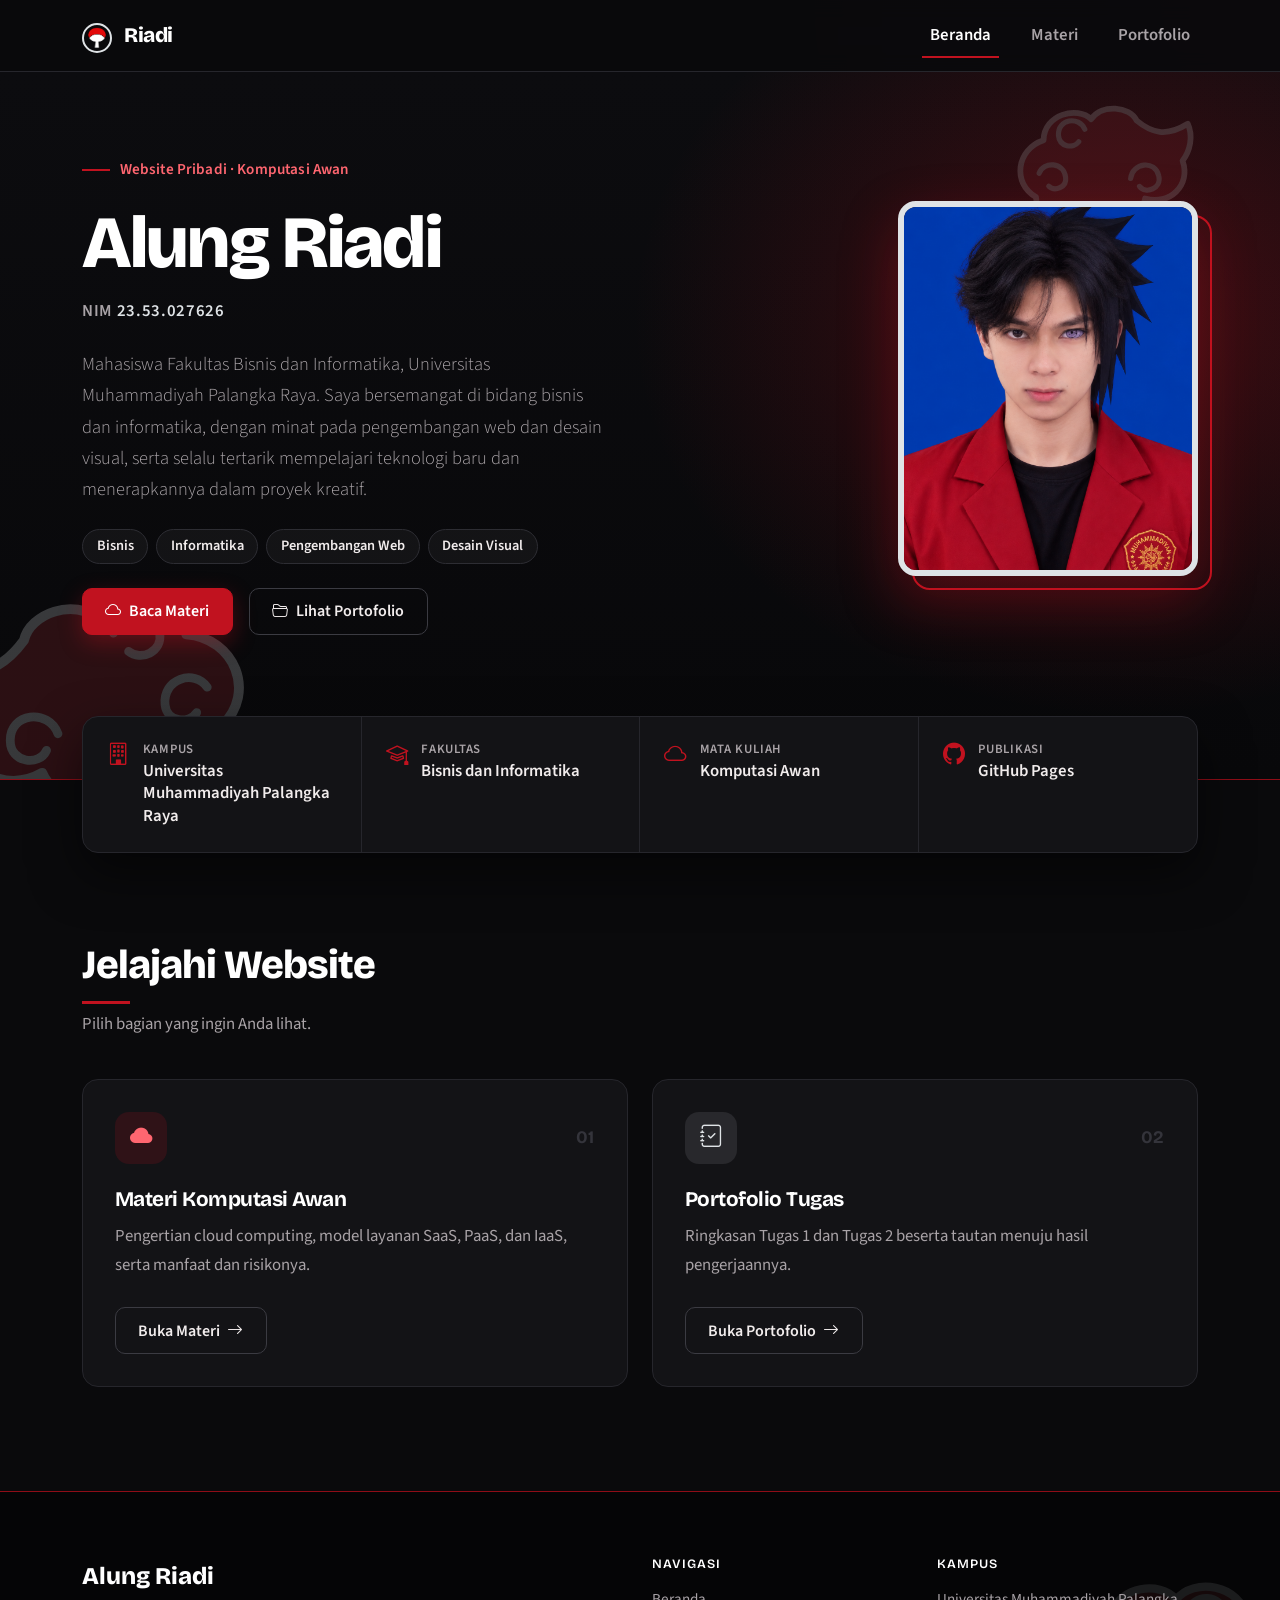
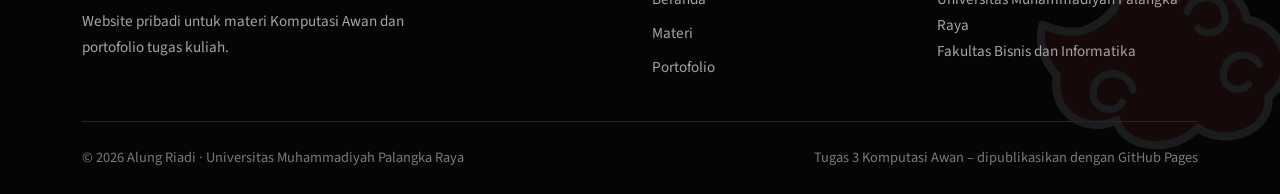
<file: index.html>
<!DOCTYPE html>
<html lang="id">
  <head>
    <meta charset="UTF-8" />
    <meta name="viewport" content="width=device-width, initial-scale=1.0" />
    <meta name="description" content="Website pribadi Alung Riadi, mahasiswa Universitas Muhammadiyah Palangka Raya: materi Komputasi Awan dan portofolio tugas." />
    <meta name="theme-color" content="#0a0a0c" />
    <title>Beranda - Alung Riadi</title>
    <link rel="preconnect" href="https://fonts.googleapis.com" />
    <link rel="preconnect" href="https://fonts.gstatic.com" crossorigin />
    <link href="https://fonts.googleapis.com/css2?family=Bricolage+Grotesque:opsz,wght@12..96,500;12..96,700;12..96,800&family=Source+Sans+3:wght@400;600&display=swap" rel="stylesheet" />
    <link
      href="https://cdn.jsdelivr.net/npm/bootstrap@5.3.8/dist/css/bootstrap.min.css"
      rel="stylesheet"
      integrity="sha384-sRIl4kxILFvY47J16cr9ZwB07vP4J8+LH7qKQnuqkuIAvNWLzeN8tE5YBujZqJLB"
      crossorigin="anonymous"
    />
    <link rel="stylesheet" href="https://cdn.jsdelivr.net/npm/bootstrap-icons@1.13.1/font/bootstrap-icons.min.css" />
    <link rel="stylesheet" href="assets/css/site.css" />
    <link rel="stylesheet" href="assets/css/Akatsuki.css" />
  </head>
  <body class="site">
    <!-- nav -->
    <nav class="navbar navbar-expand-lg navbar-site fixed-top">
      <div class="container">
        <a class="navbar-brand" href="index.html">
          <img src="assets/images/uciwa.png" alt="Logo" width="30" height="30" class="d-inline-block align-text-top corp-img rounded-circle" />
          Riadi
        </a>
        <button class="navbar-toggler" type="button" data-bs-toggle="collapse" data-bs-target="#navbarScroll" aria-controls="navbarScroll" aria-expanded="false" aria-label="Toggle navigation">
          <span class="navbar-toggler-icon"></span>
        </button>
        <div class="collapse navbar-collapse" id="navbarScroll">
          <ul class="navbar-nav ms-auto my-2 my-lg-0 gap-lg-4">
            <li class="nav-item"><a class="nav-link active" aria-current="page" href="index.html">Beranda</a></li>
            <li class="nav-item"><a class="nav-link" href="materi.html">Materi</a></li>
            <li class="nav-item"><a class="nav-link" href="portofolio.html">Portofolio</a></li>
          </ul>
        </div>
      </div>
    </nav>

    <!-- hero -->
    <header class="hero">
      <div class="container">
        <div class="row align-items-center g-5">
          <div class="col-md-5 col-lg-4 order-md-last text-center text-md-end">
            <span class="photo-wrap">
              <img src="assets/images/sasukealung.png" alt="Foto profil Alung Riadi" class="profile-photo" width="300" height="375" />
            </span>
          </div>
          <div class="col-md-7 col-lg-8">
            <p class="status mb-4">Website Pribadi &middot; Komputasi Awan</p>
            <h1 class="mb-3">Alung Riadi</h1>
            <p class="nim-line mb-4">NIM <span class="ph">23.53.027626</span></p>
            <p class="lead">
              Mahasiswa Fakultas Bisnis dan Informatika, Universitas Muhammadiyah Palangka Raya.
              Saya bersemangat di bidang bisnis dan informatika, dengan minat pada pengembangan web
              dan desain visual, serta selalu tertarik mempelajari teknologi baru dan menerapkannya
              dalam proyek kreatif.
            </p>
            <ul class="tag-list" aria-label="Bidang minat">
              <li>Bisnis</li>
              <li>Informatika</li>
              <li>Pengembangan Web</li>
              <li>Desain Visual</li>
            </ul>
            <div class="d-flex flex-wrap gap-3 mt-4">
               <a href="materi.html" class="btn btn-gold"><i class="bi bi-cloud me-2"></i>Baca Materi</a>
              <a href="portofolio.html" class="btn btn-outline-gold"><i class="bi bi-folder2-open me-2"></i>Lihat Portofolio</a>
            </div>
          </div>
        </div>
      </div>
    </header>

    <!-- ringkasan -->
    <section class="info-strip" aria-label="Ringkasan">
      <div class="container">
        <div class="info-card">
          <div class="row g-0">
            <div class="col-6 col-lg-3 info-item">
              <i class="bi bi-building"></i>
              <div><span class="info-label">Kampus</span><span class="info-value">Universitas Muhammadiyah Palangka Raya</span></div>
            </div>
            <div class="col-6 col-lg-3 info-item">
              <i class="bi bi-mortarboard"></i>
              <div><span class="info-label">Fakultas</span><span class="info-value">Bisnis dan Informatika</span></div>
            </div>
            <div class="col-6 col-lg-3 info-item">
              <i class="bi bi-cloud"></i>
              <div><span class="info-label">Mata Kuliah</span><span class="info-value">Komputasi Awan</span></div>
            </div>
            <div class="col-6 col-lg-3 info-item">
              <i class="bi bi-github"></i>
              <div><span class="info-label">Publikasi</span><span class="info-value">GitHub Pages</span></div>
            </div>
          </div>
        </div>
      </div>
    </section>

    <!-- jelajah -->
    <main class="section-pad">
      <div class="container">
        <div class="section-head">
          <h2 class="section-title">Jelajahi Website</h2>
          <p class="section-sub">Pilih bagian yang ingin Anda lihat.</p>
        </div>
        <div class="row g-4">
          <div class="col-md-6">
            <div class="card card-dark"><div class="card-body d-flex flex-column">
              <div class="card-top">
                <span class="icon-badge"><i class="bi bi-cloud-fill"></i></span>
                <span class="card-num">01</span>
              </div>
              <h3 class="card-title">Materi Komputasi Awan</h3>
              <p class="card-text">Pengertian cloud computing, model layanan SaaS, PaaS, dan IaaS, serta manfaat dan risikonya.</p>
              <a href="materi.html" class="btn btn-outline-gold mt-auto align-self-start">Buka Materi <i class="bi bi-arrow-right ms-1"></i></a>
            </div></div>
          </div>
          <div class="col-md-6">
            <div class="card card-dark"><div class="card-body d-flex flex-column">
              <div class="card-top">
                <span class="icon-badge"><i class="bi bi-journal-check"></i></span>
                <span class="card-num">02</span>
              </div>
              <h3 class="card-title">Portofolio Tugas</h3>
              <p class="card-text">Ringkasan Tugas 1 dan Tugas 2 beserta tautan menuju hasil pengerjaannya.</p>
              <a href="portofolio.html" class="btn btn-outline-gold mt-auto align-self-start">Buka Portofolio <i class="bi bi-arrow-right ms-1"></i></a>
            </div></div>
          </div>
        </div>
      </div>
    </main>

    <footer class="site-footer">
      <div class="container">
        <div class="row g-4 footer-top">
          <div class="col-lg-6">
            <a class="footer-brand" href="index.html">Alung Riadi</a>
            <p class="footer-desc">Website pribadi untuk materi Komputasi Awan dan portofolio tugas kuliah.</p>
          </div>
          <div class="col-6 col-lg-3">
            <h4 class="footer-heading">Navigasi</h4>
            <ul class="footer-links">
              <li><a href="index.html">Beranda</a></li>
              <li><a href="materi.html">Materi</a></li>
              <li><a href="portofolio.html">Portofolio</a></li>
            </ul>
          </div>
          <div class="col-6 col-lg-3">
            <h4 class="footer-heading">Kampus</h4>
            <p class="footer-desc mt-0 mb-0">Universitas Muhammadiyah Palangka Raya<br />Fakultas Bisnis dan Informatika</p>
          </div>
        </div>
        <div class="footer-bottom d-flex flex-column flex-md-row justify-content-between gap-2">
          <span>&copy; 2026 Alung Riadi &middot; Universitas Muhammadiyah Palangka Raya</span>
          <span>Tugas 3 Komputasi Awan &ndash; dipublikasikan dengan GitHub Pages</span>
        </div>
      </div>
    </footer>
    <script
      src="https://cdn.jsdelivr.net/npm/bootstrap@5.3.8/dist/js/bootstrap.bundle.min.js"
      integrity="sha384-FKyoEForCGlyvwx9Hj09JcYn3nv7wiPVlz7YYwJrWVcXK/BmnVDxM+D2scQbITxI"
      crossorigin="anonymous"
    ></script>
  </body>
</html>
</file>
<file: assets/css/site.css>
:root {
  --ink: #10243e;
  --ink-soft: #4a5d78;
  --sky: #e6f1fc;
  --sky-deep: #c9dff6;
  --paper: #fbfdff;
  --cobalt: #2563eb;
  --cobalt-dark: #1a47b8;
  --sun: #3db8ff;
  --line: #d7e4f3;
}

html { scroll-behavior: smooth; }

body.site {
  font-family: "Source Sans 3", system-ui, sans-serif;
  font-size: 1.05rem;
  line-height: 1.7;
  color: var(--ink);
  background: var(--paper);
  padding-top: 72px;
  -webkit-font-smoothing: antialiased;
}

h1, h2, h3, h4, .navbar-brand {
  font-family: "Bricolage Grotesque", system-ui, sans-serif;
  letter-spacing: -0.025em;
}

a:focus-visible, .btn:focus-visible, .navbar-toggler:focus-visible {
  outline: 3px solid var(--sun);
  outline-offset: 3px;
}

/* ---------- navbar ---------- */
.navbar-site {
  background: rgba(251, 253, 255, 0.94);
  backdrop-filter: blur(10px);
  border-bottom: 1px solid var(--line);
  min-height: 72px;
}
.navbar-site .navbar-brand {
  color: var(--ink);
  font-weight: 800;
  font-size: 1.3rem;
}
.navbar-site .corp-img { margin-right: .5rem; border: 2px solid var(--sun); }
.navbar-site .nav-link {
  position: relative;
  color: var(--ink-soft);
  font-weight: 600;
  padding: .5rem 0;
  border-radius: 0;
}
.navbar-site .nav-link:not(.dropdown-toggle)::after {
  content: "";
  position: absolute;
  left: 0; right: 0; bottom: 0;
  height: 2px;
  background: var(--cobalt);
  transform: scaleX(0);
  transform-origin: left;
  transition: transform .25s ease;
}
.navbar-site .nav-link:hover { color: var(--ink); background: transparent; }
.navbar-site .nav-link:not(.dropdown-toggle):hover::after,
.navbar-site .nav-link:not(.dropdown-toggle).active::after { transform: scaleX(1); }
.navbar-site .nav-link.active { color: var(--cobalt-dark); background: transparent; }
.navbar-site .navbar-toggler { border-color: var(--line); }

/* ---------- hero ---------- */
.hero {
  padding: 5rem 0 9rem;
  background-color: var(--sky);
  background-image:
    linear-gradient(to right, rgba(37, 99, 235, .06) 1px, transparent 1px),
    linear-gradient(to bottom, rgba(37, 99, 235, .06) 1px, transparent 1px),
    linear-gradient(180deg, #edf5fd 0%, var(--sky) 100%);
  background-size: 56px 56px, 56px 56px, auto;
  border-bottom: 1px solid var(--sky-deep);
}

.photo-wrap {
  position: relative;
  display: inline-block;
  max-width: 100%;
}
.photo-wrap::before {
  content: "";
  position: absolute;
  inset: 0;
  transform: translate(14px, 14px);
  border: 2px solid var(--sun);
  border-radius: 18px;
  z-index: 0;
}
.profile-photo {
  position: relative;
  z-index: 1;
  display: block;
  width: 300px;
  max-width: 100%;
  height: auto;
  aspect-ratio: 4 / 5;
  object-fit: cover;
  object-position: center top;
  border-radius: 18px;
  border: 6px solid #fff;
  box-shadow: 0 24px 48px rgba(16, 36, 62, .16);
}

.status {
  display: inline-flex;
  align-items: center;
  gap: .6rem;
  font-weight: 600;
  font-size: .95rem;
  color: var(--cobalt-dark);
  letter-spacing: .01em;
}
.status::before {
  content: "";
  width: 28px;
  height: 2px;
  background: var(--cobalt);
}
.hero h1 {
  font-weight: 800;
  font-size: clamp(2.8rem, 6.5vw, 4.6rem);
  line-height: 1;
  color: var(--ink);
}
.nim-line {
  color: var(--ink-soft);
  font-weight: 600;
  letter-spacing: .04em;
}
.nim-line .ph { color: var(--ink); }
.nim-badge { display: inline-block; font-weight: 600; color: var(--ink); background: var(--sun); border-radius: 8px; padding: .25rem .8rem; }
.hero .lead {
  color: var(--ink-soft);
  font-size: 1.15rem;
  max-width: 58ch;
}

.tag-list {
  display: flex;
  flex-wrap: wrap;
  gap: .5rem;
  list-style: none;
  padding: 0;
  margin: 1.5rem 0 0;
}
.tag-list li {
  font-size: .9rem;
  font-weight: 600;
  color: var(--ink);
  padding: .25rem .85rem;
  background: rgba(255, 255, 255, .7);
  border: 1px solid var(--sky-deep);
  border-radius: 999px;
}

/* ---------- tombol ---------- */
.btn-gold, .btn-outline-gold {
  font-weight: 600;
  border-radius: 10px;
  padding: .65rem 1.4rem;
  transition: background-color .2s, color .2s, border-color .2s, box-shadow .2s;
}
.btn-gold {
  background: var(--cobalt);
  border: 1px solid var(--cobalt);
  color: #fff;
  box-shadow: 0 6px 16px rgba(37, 99, 235, .25);
}
.btn-gold:hover {
  background: var(--cobalt-dark);
  border-color: var(--cobalt-dark);
  color: #fff;
}
.btn-outline-gold {
  background: #fff;
  border: 1px solid var(--sky-deep);
  color: var(--ink);
}
.btn-outline-gold:hover {
  background: var(--ink);
  border-color: var(--ink);
  color: #fff;
}

/* ---------- ringkasan (menimpa hero) ---------- */
.info-strip {
  position: relative;
  z-index: 2;
  margin-top: -4rem;
}
.info-card {
  background: #fff;
  border: 1px solid var(--line);
  border-radius: 16px;
  box-shadow: 0 20px 50px rgba(16, 36, 62, .10);
  overflow: hidden;
}
.info-item {
  display: flex;
  align-items: flex-start;
  gap: .85rem;
  padding: 1.5rem;
  border-right: 1px solid var(--line);
  border-bottom: 1px solid var(--line);
}
.info-item:nth-child(2n) { border-right: 0; }
.info-item:nth-last-child(-n+2) { border-bottom: 0; }
.info-item > i {
  flex: none;
  color: var(--cobalt);
  font-size: 1.4rem;
  line-height: 1.3;
}
.info-label {
  display: block;
  font-size: .8rem;
  font-weight: 600;
  letter-spacing: .06em;
  text-transform: uppercase;
  color: var(--ink-soft);
  line-height: 1.3;
  margin-bottom: .15rem;
}
.info-value {
  display: block;
  font-weight: 600;
  line-height: 1.35;
}
@media (min-width: 992px) {
  .info-item { border-bottom: 0; }
  .info-item:nth-child(2n) { border-right: 1px solid var(--line); }
  .info-item:last-child { border-right: 0; }
}

/* ---------- jelajah ---------- */
.section-pad { padding: 5.5rem 0 6.5rem; }
.section-head { margin-bottom: 2.5rem; }
.section-title {
  font-weight: 800;
  font-size: clamp(1.9rem, 3.5vw, 2.5rem);
  margin-bottom: .4rem;
}
.section-sub { color: var(--ink-soft); margin: 0; }

.card-dark {
  height: 100%;
  background: #fff;
  border: 1px solid var(--line);
  border-radius: 16px;
  transition: border-color .2s, transform .2s, box-shadow .2s;
}
.card-dark:hover {
  border-color: var(--sun);
  transform: translateY(-4px);
  box-shadow: 0 20px 40px rgba(16, 36, 62, .10);
}
.card-dark .card-body { padding: 2rem; }
.card-top {
  display: flex;
  align-items: center;
  justify-content: space-between;
  margin-bottom: 1.5rem;
}
.card-num {
  font-family: "Bricolage Grotesque", system-ui, sans-serif;
  font-weight: 700;
  font-size: 1.1rem;
  color: var(--sky-deep);
  letter-spacing: .04em;
}
.card-title { font-weight: 700; font-size: 1.3rem; margin-bottom: .6rem; }
.card-text { color: var(--ink-soft); margin-bottom: 1.75rem; }
.icon-badge {
  display: inline-flex;
  align-items: center;
  justify-content: center;
  width: 52px;
  height: 52px;
  border-radius: 14px;
  background: var(--sky);
  color: var(--cobalt);
  font-size: 1.4rem;
}
.col-md-4:nth-child(2) .icon-badge { background: #fff1c7; color: #090769; }
.col-md-4:nth-child(3) .icon-badge { background: #d9f3e6; color: #0e7a4a; }

/* ---------- footer ---------- */
.site-footer {
  background: var(--ink);
  color: #c7d4e6;
  padding: 4rem 0 1.5rem;
  font-size: .95rem;
}
.footer-brand {
  font-family: "Bricolage Grotesque", system-ui, sans-serif;
  font-weight: 800;
  font-size: 1.5rem;
  color: #fff;
  text-decoration: none;
}
.footer-desc { margin: .75rem 0 0; max-width: 42ch; }
.footer-heading {
  font-size: .8rem;
  font-weight: 600;
  letter-spacing: .08em;
  text-transform: uppercase;
  color: #fff;
  margin-bottom: 1rem;
}
.footer-links { list-style: none; margin: 0; padding: 0; }
.footer-links li + li { margin-top: .5rem; }
.footer-links a { color: #c7d4e6; text-decoration: none; transition: color .2s; }
.footer-links a:hover { color: var(--sun); }
.footer-top { padding-bottom: 2.5rem; }
.footer-bottom {
  padding-top: 1.5rem;
  border-top: 1px solid rgba(199, 212, 230, .18);
  font-size: .9rem;
  color: #9fb2cb;
}

@media (prefers-reduced-motion: reduce) {
  html { scroll-behavior: auto; }
  .card-dark, .btn-gold, .btn-outline-gold, .navbar-site .nav-link:not(.dropdown-toggle)::after { transition: none; }
  .card-dark:hover { transform: none; }
}

/* =====================================================
   Halaman konten (materi.html, dan halaman lain)
   ===================================================== */

/* dropdown di navbar */
.navbar-site .dropdown-menu {
  border: 1px solid var(--line);
  border-radius: 12px;
  padding: .4rem;
  box-shadow: 0 16px 36px rgba(16, 36, 62, .12);
}
.navbar-site .dropdown-item {
  border-radius: 8px;
  font-weight: 600;
  color: var(--ink-soft);
  padding: .5rem .85rem;
}
.navbar-site .dropdown-item:hover,
.navbar-site .dropdown-item:focus { background: var(--sky); color: var(--cobalt-dark); }
.navbar-site .dropdown-item.active,
.navbar-site .dropdown-item:active { background: var(--cobalt); color: #fff; }

/* header halaman */
.page-header {
  padding: 4.5rem 0 3.5rem;
  background-color: var(--sky);
  background-image:
    linear-gradient(to right, rgba(37, 99, 235, .06) 1px, transparent 1px),
    linear-gradient(to bottom, rgba(37, 99, 235, .06) 1px, transparent 1px),
    linear-gradient(180deg, #edf5fd 0%, var(--sky) 100%);
  background-size: 56px 56px, 56px 56px, auto;
  border-bottom: 1px solid var(--sky-deep);
}
.page-header h1 {
  font-weight: 800;
  font-size: clamp(2.2rem, 5vw, 3.4rem);
  line-height: 1.05;
  color: var(--ink);
  margin-bottom: 1rem;
}
.page-header > .container > p:not(.status) {
  color: var(--ink-soft);
  font-size: 1.15rem;
  max-width: 62ch;
  margin-bottom: 0;
}

/* daftar isi */
.toc {
  display: flex;
  flex-wrap: wrap;
  gap: .5rem;
  margin-top: 1.75rem;
}
.toc a {
  font-size: .95rem;
  font-weight: 600;
  color: var(--ink);
  text-decoration: none;
  padding: .35rem 1rem;
  background: rgba(255, 255, 255, .75);
  border: 1px solid var(--sky-deep);
  border-radius: 999px;
  transition: background-color .2s, color .2s, border-color .2s;
}
.toc a:hover { background: var(--cobalt); border-color: var(--cobalt); color: #fff; }

/* bagian isi */
main.container > section[id] { scroll-margin-top: 90px; }
main.container > .section-pad {
  padding: 3.75rem 0;
  border-bottom: 1px solid var(--line);
}
main.container > .section-pad:last-child { border-bottom: 0; }
main.container .section-title { margin-bottom: 1.25rem; }
main.container section > p { max-width: 72ch; }

/* kartu di halaman konten */
.row.g-3 .card-dark .card-body { padding: 1.4rem; }
.card-title .bi { color: var(--cobalt); }
.card-body > .icon-badge { margin-bottom: 1.25rem; }
.col-lg-4:nth-child(2) .icon-badge { background: #fff1c7; color: #090769; }
.col-lg-4:nth-child(3) .icon-badge { background: #d9f3e6; color: #0e7a4a; }
.card .status {
  display: block;
  margin: 0 0 .9rem;
  font-size: .9rem;
  font-weight: 600;
  color: var(--cobalt-dark);
}
.card .status::before { display: none; }

/* chip contoh */
.tag {
  display: inline-block;
  margin: 0 .4rem .4rem 0;
  padding: .2rem .75rem;
  font-size: .85rem;
  font-weight: 600;
  color: var(--ink);
  background: var(--sky);
  border: 1px solid var(--sky-deep);
  border-radius: 999px;
}

/* tabel */
.table-wrap {
  background: #fff;
  border: 1px solid var(--line);
  border-radius: 16px;
  overflow: hidden;
}
.table-dark-gold {
  --bs-table-bg: transparent;
  --bs-table-color: var(--ink);
  --bs-table-border-color: var(--line);
  margin: 0;
}
.table-dark-gold thead th {
  background: var(--ink);
  color: #fff;
  font-weight: 600;
  border-bottom: 0;
  padding: .9rem 1.1rem;
  white-space: nowrap;
}
.table-dark-gold td { padding: .85rem 1.1rem; }
.table-dark-gold tbody td:first-child { font-weight: 600; }
.table-dark-gold tbody tr:nth-child(even) td { background: #f4f9ff; }
.table-dark-gold tbody tr:last-child td { border-bottom: 0; }

/* kotak catatan */
.callout {
  background: var(--sky);
  border: 1px solid var(--sky-deep);
  border-left: 4px solid var(--sun);
  border-radius: 12px;
  padding: 1.1rem 1.4rem;
  max-width: none;
}

/* daftar poin */
.check-list { list-style: none; margin: 0; padding: 0; }
.check-list li {
  position: relative;
  padding-left: 2.25rem;
  margin-bottom: 1.1rem;
}
.check-list li::before {
  content: "\2713";
  position: absolute;
  left: 0;
  top: .15rem;
  display: inline-flex;
  align-items: center;
  justify-content: center;
  width: 1.5rem;
  height: 1.5rem;
  font-size: .85rem;
  font-weight: 700;
  color: var(--cobalt-dark);
  background: var(--sky);
  border: 1px solid var(--sky-deep);
  border-radius: 50%;
}
.warn-list li::before {
  content: "!";
  color: #8a5a00;
  background: #fff1c7;
  border-color: #f2dc96;
}
.check-list strong { color: var(--ink); }

@media (prefers-reduced-motion: reduce) {
  .toc a { transition: none; }
}

/* =====================================================
   Portofolio
   ===================================================== */
.col-lg-6:nth-child(2) > .card .icon-badge { background: #fff1c7; color: #090769; }

.card-dark { overflow: hidden; }
.card-img-top {
  display: block;
  width: 100%;
  height: 220px;
  object-fit: cover;
  border-bottom: 1px solid var(--line);
}

/* penanda isian yang belum diisi */
.ph-block {
  padding: 1rem 1.15rem;
  margin-bottom: 1.5rem;
  color: var(--ink-soft);
  background: #f4f9ff;
  border: 1px dashed var(--sky-deep);
  border-radius: 12px;
}
.ph-block strong { color: var(--ink); }
.card .ph {
  display: inline-block;
  padding: .1rem .6rem;
  font-size: .85rem;
  font-weight: 600;
  color: #8a5a00;
  background: #fff1c7;
  border-radius: 6px;
}
.card .text-muted { color: var(--ink-soft) !important; }

/* =====================================================
   Biodata
   ===================================================== */
.profile-card {
  background: #fff;
  border: 1px solid var(--line);
  border-radius: 20px;
  box-shadow: 0 20px 50px rgba(16, 36, 62, .08);
  overflow: hidden;
}
.profile-side {
  display: flex;
  align-items: center;
  justify-content: center;
  height: 100%;
  padding: 2.5rem 2rem;
  background-color: var(--sky);
  background-image:
    linear-gradient(to right, rgba(37, 99, 235, .06) 1px, transparent 1px),
    linear-gradient(to bottom, rgba(37, 99, 235, .06) 1px, transparent 1px);
  background-size: 40px 40px;
  border-right: 1px solid var(--sky-deep);
}
.biodata-photo {
  display: block;
  width: 100%;
  max-width: 260px;
  aspect-ratio: 4 / 5;
  object-fit: cover;
  object-position: center top;
  border-radius: 16px;
  border: 5px solid #fff;
  box-shadow: 0 18px 36px rgba(16, 36, 62, .16);
}
.profile-body { padding: 2.5rem; }
.profile-name {
  font-weight: 800;
  font-size: clamp(2rem, 4vw, 2.8rem);
  line-height: 1.05;
  margin-bottom: 1rem;
}
.profile-roles { margin-bottom: 1.25rem; }
.profile-bio { color: var(--ink-soft); margin-bottom: 0; }
.profile-divider {
  margin: 1.75rem 0 1.25rem;
  border: 0;
  border-top: 1px solid var(--line);
  opacity: 1;
}
.contact-info { list-style: none; margin: 0; padding: 0; }
.contact-info li {
  display: flex;
  align-items: flex-start;
  gap: .9rem;
  padding: .55rem 0;
}
.contact-info li > i {
  flex: none;
  color: var(--cobalt);
  font-size: 1.2rem;
  line-height: 1.5;
}
.contact-label {
  display: block;
  font-size: .78rem;
  font-weight: 600;
  letter-spacing: .06em;
  text-transform: uppercase;
  color: var(--ink-soft);
  line-height: 1.3;
}
.contact-value { display: block; font-weight: 600; }
.contact-value a { color: var(--cobalt-dark); text-decoration: none; }
.contact-value a:hover { text-decoration: underline; }

@media (max-width: 767.98px) {
  .profile-side { border-right: 0; border-bottom: 1px solid var(--sky-deep); }
  .profile-body { padding: 1.75rem; }
}

/* =====================================================
   Portofolio: tata letak daftar tugas dan proyek
   ===================================================== */
main.container .section-head { margin-bottom: 1.75rem; }
main.container .section-head .section-title { margin-bottom: .4rem; }

.task-list { display: grid; gap: 1.25rem; }
.task-item {
  display: grid;
  grid-template-columns: auto 1fr auto;
  align-items: center;
  gap: 2rem;
  padding: 1.75rem 2rem;
  background: #fff;
  border: 1px solid var(--line);
  border-radius: 16px;
  transition: border-color .2s, box-shadow .2s, transform .2s;
}
.task-item:hover {
  border-color: var(--sun);
  box-shadow: 0 16px 36px rgba(16, 36, 62, .10);
  transform: translateY(-2px);
}
.task-num {
  font-family: "Bricolage Grotesque", system-ui, sans-serif;
  font-weight: 800;
  font-size: 3.6rem;
  line-height: 1;
  letter-spacing: -0.04em;
  color: transparent;
  -webkit-text-stroke: 2px var(--sky-deep);
}
.task-body h3 { font-size: 1.4rem; font-weight: 700; margin-bottom: .75rem; }
.task-body .ph-block { margin: 0; }
.task-action { display: flex; flex-direction: column; align-items: flex-end; gap: .6rem; }
.task-note { margin: 0; font-size: .85rem; }
.task-item .ph {
  display: inline-block;
  padding: .1rem .6rem;
  font-size: .85rem;
  font-weight: 600;
  color: #8a5a00;
  background: #fff1c7;
  border-radius: 6px;
}

.project-card {
  display: grid;
  grid-template-columns: 5fr 7fr;
  background: #fff;
  border: 1px solid var(--line);
  border-radius: 16px;
  overflow: hidden;
}
.project-img {
  display: block;
  width: 100%;
  height: 100%;
  min-height: 280px;
  object-fit: cover;
  border-right: 1px solid var(--line);
}
.project-body {
  display: flex;
  flex-direction: column;
  justify-content: center;
  padding: 2.25rem 2.5rem;
}
.project-body h3 { font-size: 1.6rem; font-weight: 800; margin-bottom: .75rem; }
.project-body p { color: var(--ink-soft); margin-bottom: 1rem; max-width: 56ch; }

@media (max-width: 767.98px) {
  .task-item { grid-template-columns: 1fr; gap: 1rem; padding: 1.5rem; }
  .task-num { font-size: 2.6rem; }
  .task-action { align-items: flex-start; }
  .project-card { grid-template-columns: 1fr; }
  .project-img { height: 220px; min-height: 0; border-right: 0; border-bottom: 1px solid var(--line); }
  .project-body { padding: 1.5rem; }
}
@media (prefers-reduced-motion: reduce) {
  .task-item { transition: none; }
  .task-item:hover { transform: none; }
}
</file>
<file: assets/css/Akatsuki.css>
/* =====================================================
   Tema Akatsuki: hitam, merah crimson, abu awan
   Muat SETELAH site.css
   ===================================================== */
:root {
  --ink: #f1ecec;
  --ink-soft: #a9a3a7;
  --sky: #141417;
  --sky-deep: #2d2d33;
  --paper: #0a0a0c;
  --cobalt: #c1121f;
  --cobalt-dark: #ff6670;
  --sun: #dfe3e6;
  --line: #26262c;
  --surface: #131316;
  --crimson: #c1121f;
  --crimson-deep: #8f0d17;
  --cloud: #dfe3e6;
}

::selection { background: var(--crimson); color: #fff; }

body.site {
  background:
    radial-gradient(ellipse 60% 40% at 100% 0%, rgba(193, 18, 31, .10), transparent 70%),
    var(--paper);
  color: var(--ink);
}
a:focus-visible, .btn:focus-visible, .navbar-toggler:focus-visible { outline-color: var(--cloud); }

/* ---------- navbar ---------- */
.navbar-site {
  background: rgba(10, 10, 12, .92);
  border-bottom: 1px solid var(--line);
}
.navbar-site .navbar-brand { color: #fff; }
.navbar-site .corp-img { border-color: var(--cloud); }
.navbar-site .nav-link { color: var(--ink-soft); }
.navbar-site .nav-link:hover { color: #fff; }
.navbar-site .nav-link.active { color: #fff; }
.navbar-site .nav-link:not(.dropdown-toggle)::after { background: var(--crimson); }
.navbar-site .navbar-toggler { border-color: var(--sky-deep); }
.navbar-site .navbar-toggler-icon { filter: invert(1); }
.navbar-site .dropdown-menu { background: var(--surface); border-color: var(--line); box-shadow: 0 16px 36px rgba(0, 0, 0, .5); }
.navbar-site .dropdown-item { color: var(--ink-soft); }
.navbar-site .dropdown-item:hover,
.navbar-site .dropdown-item:focus { background: rgba(193, 18, 31, .18); color: #fff; }

/* ---------- hero ---------- */
.hero {
  position: relative;
  overflow: hidden;
  background-color: #0a0a0c;
  background-image:
    radial-gradient(ellipse 55% 80% at 88% 35%, rgba(193, 18, 31, .30), transparent 70%),
    linear-gradient(180deg, #0c0c0f 0%, #08080a 100%);
  background-size: auto, auto;
  border-bottom: 1px solid var(--crimson-deep);
}
.hero::before,
.hero::after {
  content: "";
  position: absolute;
  pointer-events: none;
  background: url("../images/akatsuki-cloud.svg") no-repeat center / contain;
}
.hero::before { width: 340px; height: 230px; left: -70px; bottom: -40px; opacity: .22; transform: rotate(-6deg); }
.hero::after  { width: 200px; height: 135px; right: 6%; top: 28px; opacity: .16; transform: scaleX(-1) rotate(8deg); }
.hero > .container { position: relative; z-index: 1; }

.photo-wrap::before { border-color: var(--crimson); }
.profile-photo {
  border-color: var(--cloud);
  box-shadow: 0 24px 56px rgba(193, 18, 31, .35);
}
.status { color: var(--cobalt-dark); }
.status::before { background: var(--crimson); }
.hero h1 { color: #fff; }
.nim-line { color: var(--ink-soft); }
.nim-line .ph { color: var(--cloud); }
.hero .lead { color: var(--ink-soft); }
.tag-list li {
  color: var(--ink);
  background: rgba(255, 255, 255, .04);
  border-color: var(--sky-deep);
}

/* ---------- tombol ---------- */
.btn-gold {
  background: var(--crimson);
  border-color: var(--crimson);
  color: #fff;
  box-shadow: 0 8px 22px rgba(193, 18, 31, .35);
}
.btn-gold:hover { background: var(--crimson-deep); border-color: var(--crimson-deep); color: #fff; }
.btn-outline-gold {
  background: transparent;
  border-color: #3b3b42;
  color: var(--ink);
}
.btn-outline-gold:hover { background: var(--cloud); border-color: var(--cloud); color: #0a0a0c; }

/* ---------- ringkasan ---------- */
.info-card {
  background: var(--surface);
  border-color: var(--line);
  box-shadow: 0 20px 50px rgba(0, 0, 0, .55);
}
.info-item { border-color: var(--line); }
.info-item > i { color: var(--crimson); }
.info-label { color: var(--ink-soft); }
.info-value { color: var(--ink); }

/* ---------- jelajah ---------- */
.section-title { color: #fff; }
.section-title::after {
  content: "";
  display: block;
  width: 48px;
  height: 3px;
  margin-top: .75rem;
  background: var(--crimson);
}
.section-sub { color: var(--ink-soft); }

.card-dark {
  background: var(--surface);
  border-color: var(--line);
  color: var(--ink);
}
.card-dark:hover {
  border-color: var(--crimson);
  box-shadow: 0 20px 44px rgba(193, 18, 31, .22);
}
.card-title { color: #fff; }
.card-text { color: var(--ink-soft); }
.card-num { color: #34343b; }
.icon-badge { background: rgba(193, 18, 31, .16); color: #ff6670; }
.col-md-4:nth-child(2) .icon-badge,
.col-lg-4:nth-child(2) .icon-badge,
.col-lg-6:nth-child(2) > .card .icon-badge { background: rgba(223, 227, 230, .10); color: var(--cloud); }
.col-md-4:nth-child(3) .icon-badge,
.col-lg-4:nth-child(3) .icon-badge { background: rgba(193, 18, 31, .16); color: #ff6670; }

/* ---------- footer ---------- */
.site-footer {
  position: relative;
  overflow: hidden;
  background: #050506;
  border-top: 1px solid var(--crimson-deep);
  color: var(--ink-soft);
}
.site-footer::before {
  content: "";
  position: absolute;
  right: -30px;
  bottom: 30px;
  width: 280px;
  height: 190px;
  background: url("../images/akatsuki-cloud.svg") no-repeat center / contain;
  opacity: .10;
  pointer-events: none;
}
.site-footer > .container { position: relative; z-index: 1; }
.footer-brand, .footer-heading { color: #fff; }
.footer-links a { color: var(--ink-soft); }
.footer-links a:hover { color: #ff6670; }
.footer-bottom { border-top-color: var(--line); color: #7e787c; }

/* =====================================================
   Komponen halaman lain (agar bisa dipakai di semua halaman)
   ===================================================== */
.page-header {
  background-color: #0a0a0c;
  background-image:
    radial-gradient(ellipse 50% 90% at 90% 30%, rgba(193, 18, 31, .26), transparent 70%),
    linear-gradient(180deg, #0c0c0f 0%, #08080a 100%);
  background-size: auto, auto;
  border-bottom-color: var(--crimson-deep);
}
.page-header h1 { color: #fff; }
.page-header > .container > p:not(.status) { color: var(--ink-soft); }
.toc a { color: var(--ink); background: rgba(255, 255, 255, .04); border-color: var(--sky-deep); }
.toc a:hover { background: var(--crimson); border-color: var(--crimson); color: #fff; }
main.container .section-title { color: #fff; }
.card-title .bi { color: #ff6670; }
.card .status { color: #ff6670; }
.tag { color: var(--ink); background: rgba(255, 255, 255, .05); border-color: var(--sky-deep); }
.table-wrap { background: var(--surface); border-color: var(--line); }
.table-dark-gold { --bs-table-color: var(--ink); --bs-table-border-color: var(--line); }
.table-dark-gold thead th { background: var(--crimson-deep); color: #fff; }
.table-dark-gold tbody td { background: transparent; color: var(--ink); }
.table-dark-gold tbody tr:nth-child(even) td { background: rgba(255, 255, 255, .03); }
.callout { background: rgba(193, 18, 31, .10); border-color: rgba(193, 18, 31, .30); border-left-color: var(--crimson); color: var(--ink); }
.check-list strong { color: #fff; }
.check-list li::before { color: #ff6670; background: rgba(193, 18, 31, .16); border-color: rgba(193, 18, 31, .4); }
.warn-list li::before { color: var(--cloud); background: rgba(223, 227, 230, .10); border-color: rgba(223, 227, 230, .3); }
.ph-block { background: rgba(255, 255, 255, .03); border-color: var(--sky-deep); color: var(--ink-soft); }
.ph-block strong { color: #fff; }
.card .ph { background: rgba(223, 227, 230, .12); color: var(--cloud); }
.card .text-muted { color: var(--ink-soft) !important; }
.card-img-top { border-bottom-color: var(--line); }
.profile-card { background: var(--surface); border-color: var(--line); box-shadow: 0 20px 50px rgba(0, 0, 0, .5); }
.profile-side {
  background-color: #0e0e11;
  background-image: radial-gradient(ellipse 80% 70% at 50% 50%, rgba(193, 18, 31, .28), transparent 75%);
  background-size: auto;
  border-color: var(--line);
}
.biodata-photo { border-color: var(--cloud); box-shadow: 0 18px 40px rgba(193, 18, 31, .30); }
.profile-name { color: #fff; }
.profile-bio { color: var(--ink-soft); }
.profile-divider { border-top-color: var(--line); }
.contact-info li > i { color: var(--crimson); }
.contact-label { color: var(--ink-soft); }
.contact-value { color: var(--ink); }
.contact-value a { color: #ff6670; }

/* ---------- hiasan awan di header halaman (portofolio, materi, biodata) ---------- */
.page-header { position: relative; overflow: hidden; }
.page-header::after {
  content: "";
  position: absolute;
  right: 5%;
  top: 50%;
  width: 260px;
  height: 175px;
  margin-top: -88px;
  background: url("../images/akatsuki-cloud.svg") no-repeat center / contain;
  opacity: .20;
  transform: scaleX(-1) rotate(6deg);
  pointer-events: none;
}
.page-header > .container { position: relative; z-index: 1; }
@media (max-width: 767.98px) {
  .page-header::after { width: 160px; height: 108px; right: -20px; opacity: .14; }
}

/* ---------- materi: detail tambahan ---------- */
main.container > .section-pad { border-bottom-color: var(--line); }
main.container strong { color: #fff; }
main.container section > p,
.card-body p { color: var(--ink-soft); }
.card-body p strong { color: #fff; }
.card-body > p.status { color: #ff6670; }
.table-dark-gold td:first-child { color: #fff; }
.callout strong { color: #fff; }
.callout em { color: var(--cloud); }

/* ---------- biodata: detail tambahan ---------- */
.profile-body .tag { color: var(--cloud); }
.profile-bio { color: var(--ink-soft); }
.contact-value a:hover { color: #fff; }

/* ---------- index: dua kartu jelajah ---------- */
.col-md-6:nth-child(2) > .card .icon-badge { background: rgba(223, 227, 230, .10); color: var(--cloud); }

/* ---------- portofolio: daftar tugas dan proyek ---------- */
.task-item, .project-card { background: var(--surface); border-color: var(--line); color: var(--ink); }
.task-item:hover { border-color: var(--crimson); box-shadow: 0 18px 40px rgba(193, 18, 31, .22); }
.task-num { -webkit-text-stroke-color: var(--crimson); }
.task-body h3, .project-body h3 { color: #fff; }
.task-item .ph { background: rgba(223, 227, 230, .12); color: var(--cloud); }
.project-body p { color: var(--ink-soft); }
.project-img { border-color: var(--line); }
</file>
